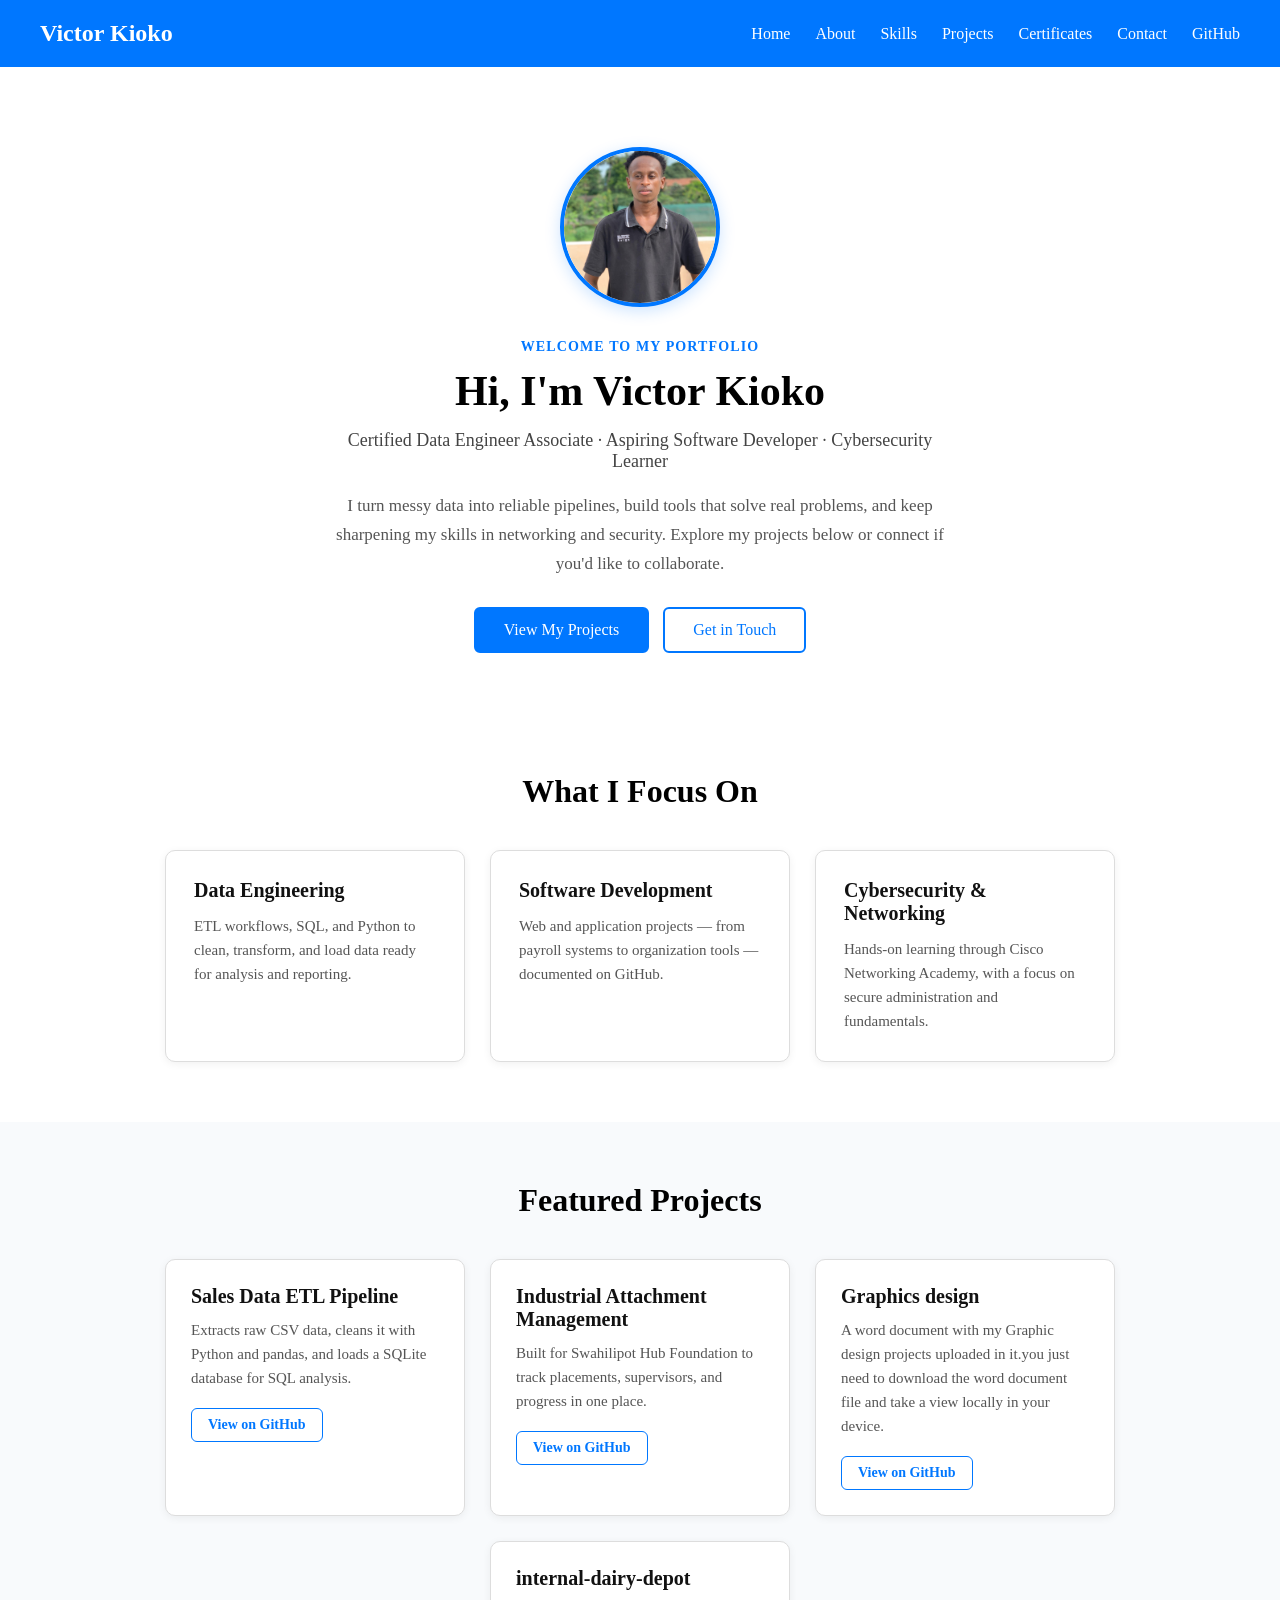
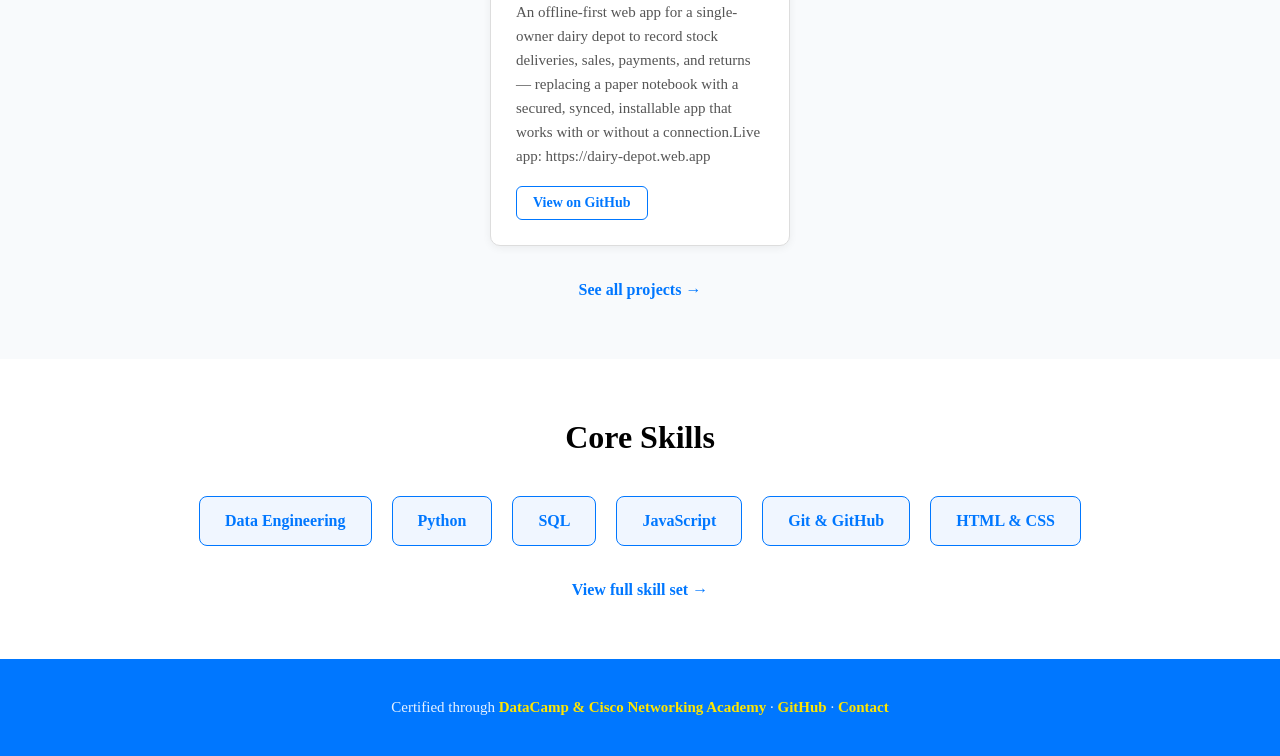
<file: index.html>
<!DOCTYPE html>
<html lang="en">
<head>
    <meta charset="UTF-8">
    <meta name="viewport" content="width=device-width, initial-scale=1.0">
    <title>Victor | Data Engineer & Aspiring Developer</title>
    <link rel="stylesheet" href="style.css">
</head>
     
<body>

   <nav>
    <div class="logo">Victor Kioko</div>
    <button class="nav-toggle" aria-label="Toggle menu" aria-expanded="false">☰</button>
    <ul class="nav-links">
        <li><a href="index.html">Home</a></li>
        <li><a href="about.html">About</a></li>
        <li><a href="skills.html">Skills</a></li>
        <li><a href="projects.html">Projects</a></li>
        <li><a href="certificates.html">Certificates</a></li>
        <li><a href="contact.html">Contact</a></li>
        <li><a href="https://github.com/techwizh" target="_blank">GitHub</a></li>
    </ul>
</nav>

    <section id="home">
        <img src="images/profile.jpg" alt="Victor Kioko" class="profile-photo" width="160" height="160">
        <p class="hero-eyebrow">Welcome to my portfolio</p>
        <h1>Hi, I'm Victor Kioko</h1>
        <p class="hero-subtitle">Certified Data Engineer Associate · Aspiring Software Developer · Cybersecurity Learner</p>
        <p class="hero-intro">I turn messy data into reliable pipelines, build tools that solve real problems, and keep sharpening my skills in networking and security. Explore my projects below or connect if you'd like to collaborate.</p>
        <div class="hero-actions">
            <a href="projects.html" class="hero-btn">View My Projects</a>
            <a href="contact.html" class="hero-btn hero-btn-outline">Get in Touch</a>
        </div>
    </section>

    <section class="home-section">
        <h2>What I Focus On</h2>
        <div class="highlights-grid">
            <div class="highlight-card">
                <h3>Data Engineering</h3>
                <p>ETL workflows, SQL, and Python to clean, transform, and load data ready for analysis and reporting.</p>
            </div>
            <div class="highlight-card">
                <h3>Software Development</h3>
                <p>Web and application projects — from payroll systems to organization tools — documented on GitHub.</p>
            </div>
            <div class="highlight-card">
                <h3>Cybersecurity & Networking</h3>
                <p>Hands-on learning through Cisco Networking Academy, with a focus on secure administration and fundamentals.</p>
            </div>
        </div>
    </section>

    <section class="home-section home-section-alt">
        <h2>Featured Projects</h2>
        <div class="projects-grid">
            <div class="project-card">
                <h3>Sales Data ETL Pipeline</h3>
                <p>Extracts raw CSV data, cleans it with Python and pandas, and loads a SQLite database for SQL analysis.</p>
                <a href="https://github.com/techwizh/sales-data-etl-pipeline" target="_blank">View on GitHub</a>
            </div>
            <div class="project-card">
                <h3>Industrial Attachment Management</h3>
                <p>Built for Swahilipot Hub Foundation to track placements, supervisors, and progress in one place.</p>
                <a href="https://github.com/techwizh/swahilipot-hub-foundation" target="_blank">View on GitHub</a>
            </div>

             <div class="project-card">
                <h3>Graphics design</h3>
                <p>A word document with my Graphic design projects uploaded in it.you just need to download the word document file and take a view locally in your device.</p>
                <a href="https://github.com/techwizh/graphics-design.git" target="_blank">View on GitHub</a>
            </div>

            <div class="project-card">
                <h3>internal-dairy-depot</h3>
                <p>An offline-first web app for a single-owner dairy depot to record stock deliveries, sales, payments, and returns — replacing a paper notebook with a secured, synced, installable app that works with or without a connection.Live app: https://dairy-depot.web.app</p>
                <a href="https://github.com/techwizh/internal-dairy-depot.git" target="_blank">View on GitHub</a>
            </div>
            
        </div>
        <p class="home-section-link"><a href="projects.html">See all projects →</a></p>
    </section>

    <section class="home-section">
        <h2>Core Skills</h2>
        <div class="skills-grid">
            <div class="skill">Data Engineering</div>
            <div class="skill">Python</div>
            <div class="skill">SQL</div>
            <div class="skill">JavaScript</div>
            <div class="skill">Git & GitHub</div>
            <div class="skill">HTML & CSS</div>
        </div>
        <p class="home-section-link"><a href="skills.html">View full skill set →</a></p>
    </section>

    <footer class="site-footer">
        <p>Certified through <a href="certificates.html">DataCamp & Cisco Networking Academy</a> · <a href="https://github.com/techwizh" target="_blank">GitHub</a> · <a href="contact.html">Contact</a></p>
    </footer>

    <script src="script.js"></script>
</body>
</html>
</file>
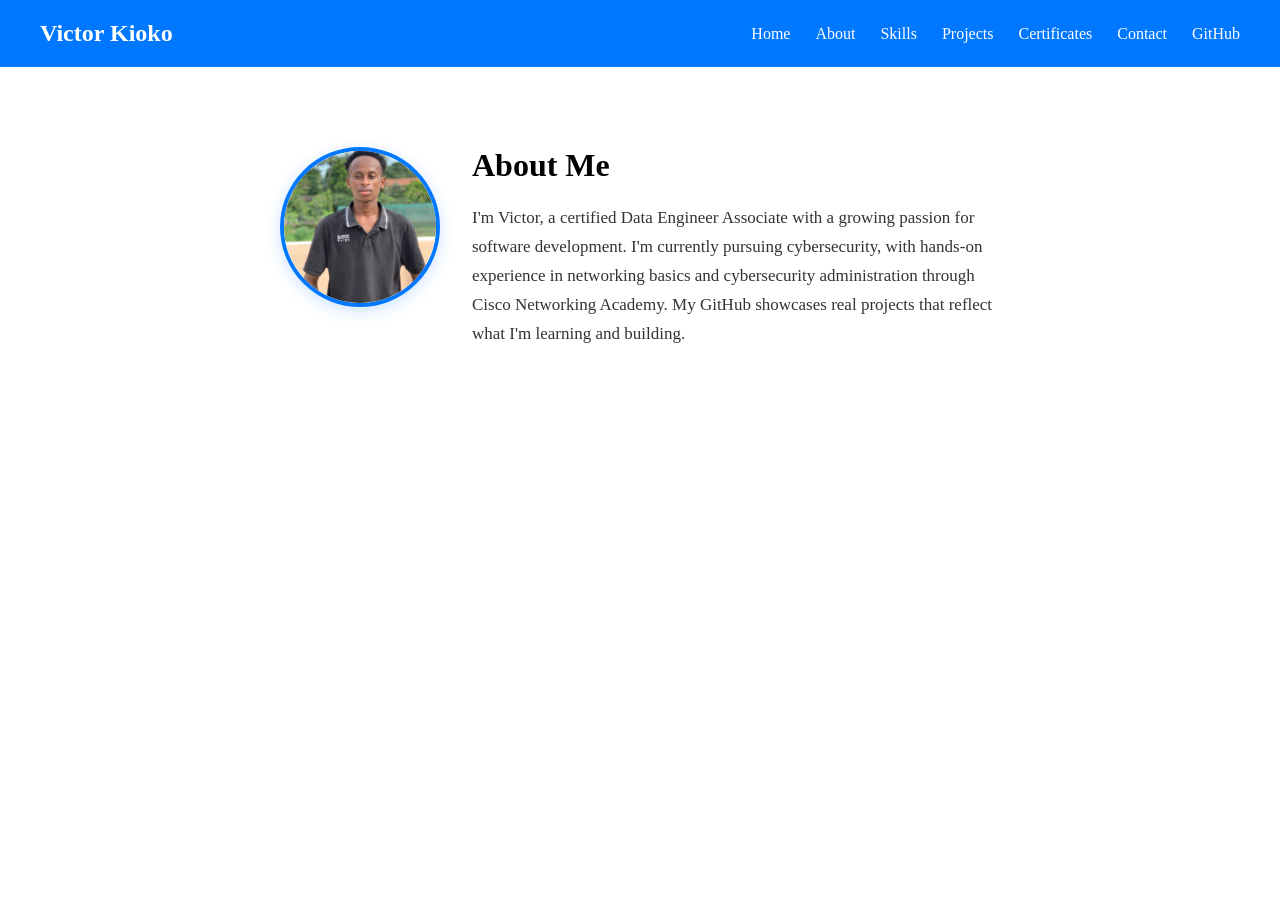
<file: about.html>
<!DOCTYPE html>
<html lang="en">
<head>
    <meta charset="UTF-8">
    <meta name="viewport" content="width=device-width, initial-scale=1.0">
    <title>About | Victor</title>
    <link rel="stylesheet" href="style.css">
</head>
       
<body>

    <nav>
    <div class="logo">Victor Kioko</div>
    <button class="nav-toggle" aria-label="Toggle menu" aria-expanded="false">☰</button>
    <ul class="nav-links">
        <li><a href="index.html">Home</a></li>
        <li><a href="about.html">About</a></li>
        <li><a href="skills.html">Skills</a></li>
        <li><a href="projects.html">Projects</a></li>
        <li><a href="certificates.html">Certificates</a></li>
        <li><a href="contact.html">Contact</a></li>
        <li><a href="https://github.com/techwizh" target="_blank">GitHub</a></li>
    </ul>
</nav>

    <section id="about">
        <div class="about-content">
            <img src="images/profile.jpg" alt="Victor Kioko" class="profile-photo" width="160" height="160">
            <div class="about-text">
                <h2>About Me</h2>
                <p>I'm Victor, a certified Data Engineer Associate with a growing passion for software development. I'm currently pursuing cybersecurity, with hands-on experience in networking basics and cybersecurity administration through Cisco Networking Academy. My GitHub showcases real projects that reflect what I'm learning and building.</p>
            </div>
        </div>
    </section>

    <script src="script.js"></script>
</body>
</html>
</file>
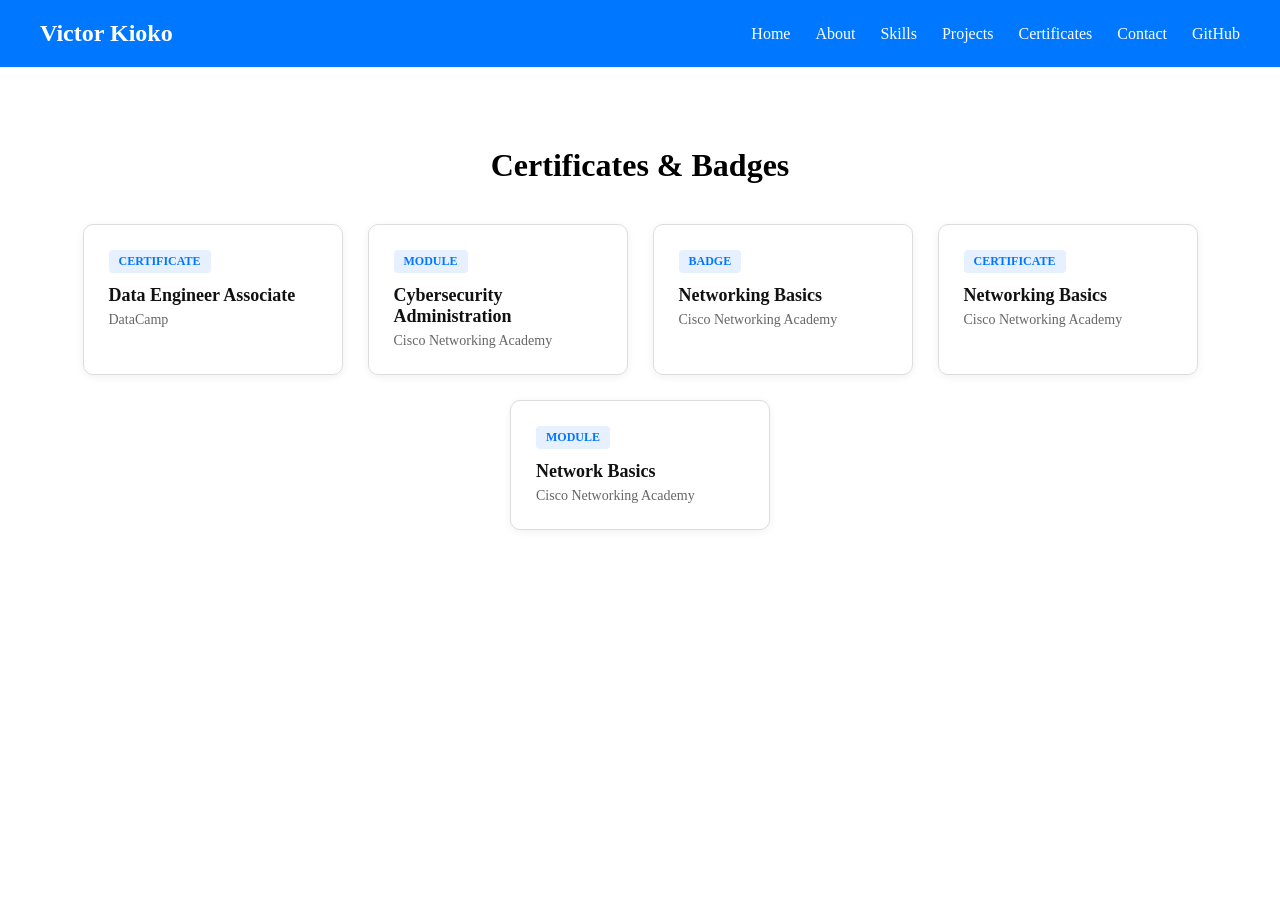
<file: certificates.html>
<!DOCTYPE html>
<html lang="en">
<head>
    <meta charset="UTF-8">
    <meta name="viewport" content="width=device-width, initial-scale=1.0">
    <title>Certificates | Victor</title>
    <link rel="stylesheet" href="style.css">
</head>
        
<body>

    <nav>
    <div class="logo">Victor Kioko</div>
    <button class="nav-toggle" aria-label="Toggle menu" aria-expanded="false">☰</button>
    <ul class="nav-links">
        <li><a href="index.html">Home</a></li>
        <li><a href="about.html">About</a></li>
        <li><a href="skills.html">Skills</a></li>
        <li><a href="projects.html">Projects</a></li>
        <li><a href="certificates.html">Certificates</a></li>
        <li><a href="contact.html">Contact</a></li>
        <li><a href="https://github.com/techwizh" target="_blank">GitHub</a></li>
    </ul>
</nav>

    <section id="certificates">
        <h2>Certificates & Badges</h2>
        <div class="certificates-grid">

            <div class="cert-card">
                <span class="cert-tag">Certificate</span>
                <h3>Data Engineer Associate</h3>
                <p>DataCamp</p>
            </div>

            <div class="cert-card">
                <span class="cert-tag">Module</span>
                <h3>Cybersecurity Administration</h3>
                <p>Cisco Networking Academy</p>
            </div>

            <div class="cert-card">
                <span class="cert-tag">Badge</span>
                <h3>Networking Basics</h3>
                <p>Cisco Networking Academy</p>
            </div>

            <div class="cert-card">
                <span class="cert-tag">Certificate</span>
                <h3>Networking Basics</h3>
                <p>Cisco Networking Academy</p>
            </div>

            <div class="cert-card">
                <span class="cert-tag">Module</span>
                <h3>Network Basics</h3>
                <p>Cisco Networking Academy</p>
            </div>

        </div>
    </section>

    <script src="script.js"></script>
</body>
</html>
</file>
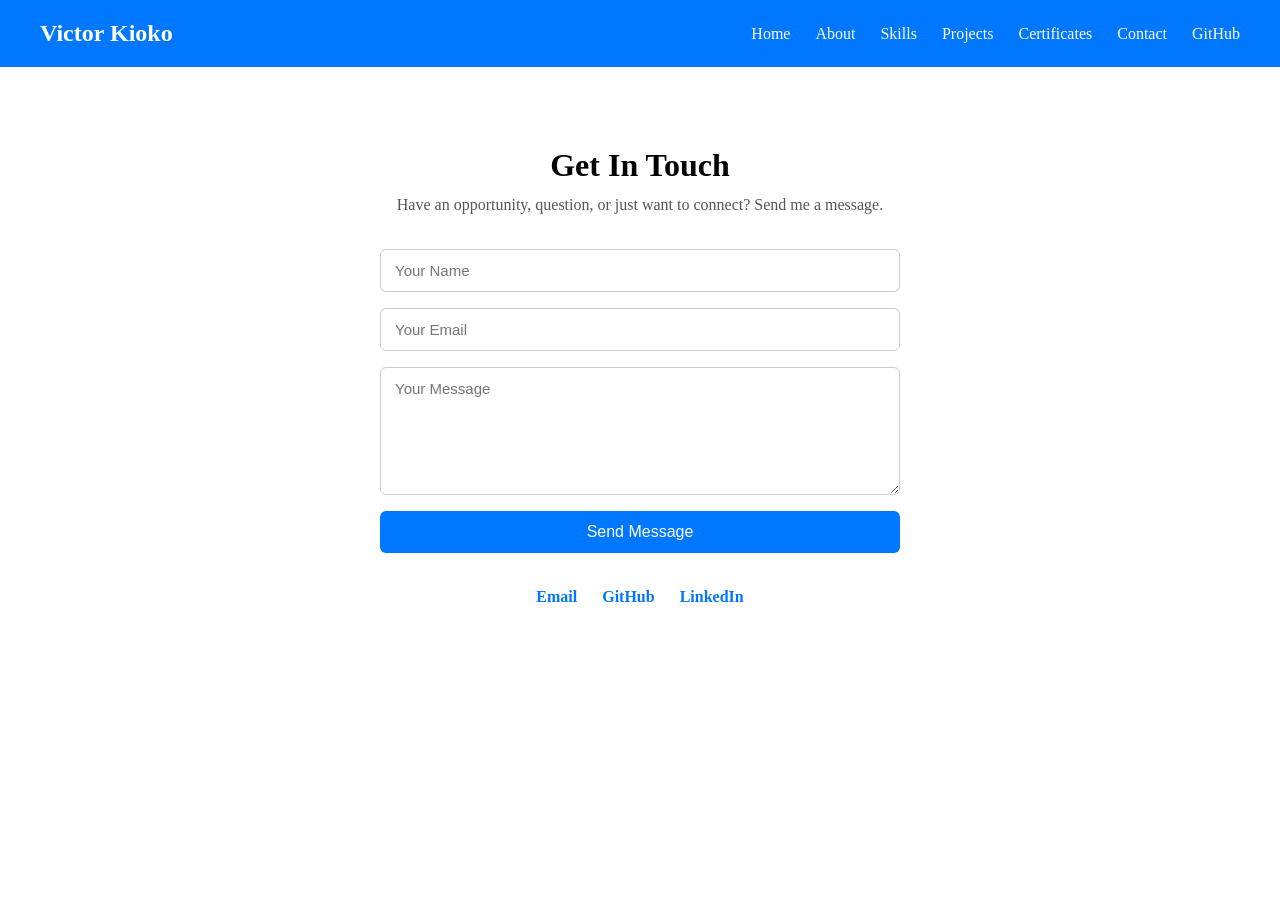
<file: contact.html>
<!DOCTYPE html>
<html lang="en">
<head>
    <meta charset="UTF-8">
    <meta name="viewport" content="width=device-width, initial-scale=1.0">
    <title>Contact | Victor Kioko</title>
    <link rel="stylesheet" href="style.css">
</head>
       
<body>

    <nav>
    <div class="logo">Victor Kioko</div>
    <button class="nav-toggle" aria-label="Toggle menu" aria-expanded="false">☰</button>
    <ul class="nav-links">
        <li><a href="index.html">Home</a></li>
        <li><a href="about.html">About</a></li>
        <li><a href="skills.html">Skills</a></li>
        <li><a href="projects.html">Projects</a></li>
        <li><a href="certificates.html">Certificates</a></li>
        <li><a href="contact.html">Contact</a></li>
        <li><a href="https://github.com/techwizh" target="_blank">GitHub</a></li>
    </ul>
</nav>

    <section id="contact">
        <h2>Get In Touch</h2>
        <p class="contact-intro">Have an opportunity, question, or just want to connect? Send me a message.</p>

        <form class="contact-form">
            <input type="text" placeholder="Your Name" required>
            <input type="email" placeholder="Your Email" required>
            <textarea placeholder="Your Message" rows="6" required></textarea>
            <button type="submit">Send Message</button>
        </form>

        <div class="contact-links">
            <a href="mailto:youremail@example.com">Email</a>
           <a href="https://github.com/techwizh" target="_blank">GitHub</a>
            <a href="https://www.linkedin.com/in/victor-kioko" target="_blank">LinkedIn</a>
        </div>
    </section>

    <script src="script.js"></script>
</body>
</html>
</file>
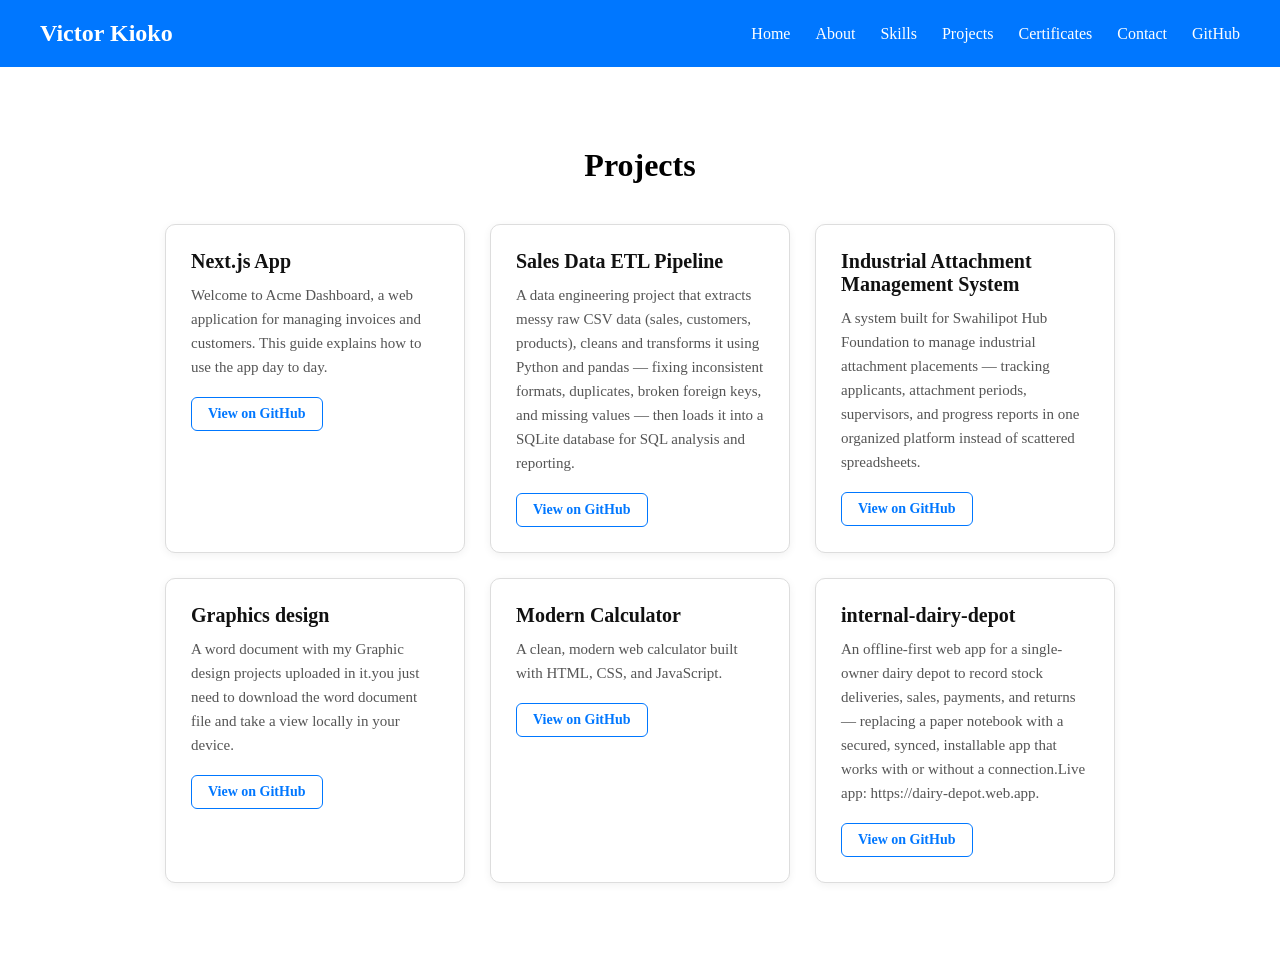
<file: projects.html>
<!DOCTYPE html>
<html lang="en">
<head>
    <meta charset="UTF-8">
    <meta name="viewport" content="width=device-width, initial-scale=1.0">
    <title>Projects | Victor Kioko</title>
    <link rel="stylesheet" href="style.css">
</head>
       
<body>

    <nav>
    <div class="logo">Victor Kioko</div>
    <button class="nav-toggle" aria-label="Toggle menu" aria-expanded="false">☰</button>
    <ul class="nav-links">
        <li><a href="index.html">Home</a></li>
        <li><a href="about.html">About</a></li>
        <li><a href="skills.html">Skills</a></li>
        <li><a href="projects.html">Projects</a></li>
        <li><a href="certificates.html">Certificates</a></li>
        <li><a href="contact.html">Contact</a></li>
        <li><a href="https://github.com/techwizh" target="_blank">GitHub</a></li>
    </ul>
</nav>

    <section id="projects">
        <h2>Projects</h2>
        <div class="projects-grid">

           <div class="project-card">
                <h3> Next.js App</h3>
                <p>Welcome to Acme Dashboard, a web application for managing invoices and customers. This guide explains how to use the app day to day.</p>
                <a href="https://github.com/techwizh/nextjs-acme-dashboard.git" target="_blank">View on GitHub</a>
            </div>

            <div class="project-card">
                <h3>Sales Data ETL Pipeline</h3>
                <p>A data engineering project that extracts messy raw CSV data (sales, customers, products), cleans and transforms it using Python and pandas — fixing inconsistent formats, duplicates, broken foreign keys, and missing values — then loads it into a SQLite database for SQL analysis and reporting.</p>
                <a href="https://github.com/techwizh/sales-data-etl-pipeline" target="_blank">View on GitHub</a>
            </div>

             <div class="project-card">
                <h3>Industrial Attachment Management System</h3>
                <p>A system built for Swahilipot Hub Foundation to manage industrial attachment placements — tracking applicants, attachment periods, supervisors, and progress reports in one organized platform instead of scattered spreadsheets.</p>
                <a href="https://github.com/techwizh/swahilipot-hub-foundation" target="_blank">View on GitHub</a>
            </div>

             <div class="project-card">
                <h3>Graphics design</h3>
                <p>A word document with my Graphic design projects uploaded in it.you just need to download the word document file and take a view locally in your device.</p>
                <a href="https://github.com/techwizh/graphics-design.git" target="_blank">View on GitHub</a>
            </div>

            <div class="project-card">
                <h3>Modern Calculator</h3>
                <p>A clean, modern web calculator built with HTML, CSS, and JavaScript.</p>
                <a href="https://github.com/techwizh/techwiz-calculator.git" target="_blank">View on GitHub</a>
            </div>

              <div class="project-card">
                <h3>internal-dairy-depot</h3>
                <p>An offline-first web app for a single-owner dairy depot to record stock deliveries, sales, payments, and returns — replacing a paper notebook with a secured, synced, installable app that works with or without a connection.Live app: https://dairy-depot.web.app.</p>
                <a href="https://github.com/techwizh/internal-dairy-depot.git" target="_blank">View on GitHub</a>
            </div>

        </div>
    </section>

    <script src="script.js"></script>
</body>
</html>
</file>
<file: style.css>
* {
    margin: 0;
    padding: 0;
    box-sizing: border-box;
}

nav {
    display: flex;
    justify-content: space-between;
    align-items: center;
    padding: 20px 40px;
    background-color: #0077ff;
}

.logo {
    color: white;
    font-size: 24px;
    font-weight: bold;
}

.nav-links {
    list-style: none;
    display: flex;
    gap: 25px;
}

.nav-links a {
    text-decoration: none;
    color: white;
    font-weight: 500;
}

.nav-links a:hover {
    color: #ffe600;
}

.profile-photo {
    width: 160px;
    height: 160px;
    border-radius: 50%;
    object-fit: cover;
    border: 4px solid #0077ff;
    box-shadow: 0 4px 16px rgba(0, 119, 255, 0.2);
}

#home .profile-photo {
    margin-bottom: 28px;
}

#home {
    padding: 80px 40px 60px;
    text-align: center;
    max-width: 720px;
    margin: 0 auto;
}

.hero-eyebrow {
    font-size: 14px;
    font-weight: 600;
    text-transform: uppercase;
    letter-spacing: 0.08em;
    color: #0077ff;
    margin-bottom: 12px;
}

#home h1 {
    font-size: 42px;
    margin-bottom: 15px;
}

.hero-subtitle {
    font-size: 18px;
    color: #444;
    margin-bottom: 20px;
}

.hero-intro {
    font-size: 17px;
    line-height: 1.7;
    color: #555;
    margin-bottom: 28px;
}

.hero-actions {
    display: flex;
    flex-wrap: wrap;
    justify-content: center;
    gap: 14px;
}

.hero-btn {
    display: inline-block;
    text-decoration: none;
    padding: 12px 28px;
    background-color: #0077ff;
    color: white;
    border: 2px solid #0077ff;
    border-radius: 6px;
    font-size: 16px;
    cursor: pointer;
}

.hero-btn:hover {
    background-color: #0055cc;
    border-color: #0055cc;
}

.hero-btn-outline {
    background-color: transparent;
    color: #0077ff;
}

.hero-btn-outline:hover {
    background-color: #0077ff;
    color: white;
}

.home-section {
    padding: 60px 40px;
    text-align: center;
}

.home-section-alt {
    background-color: #f8fafc;
}

.home-section h2 {
    font-size: 32px;
    margin-bottom: 40px;
}

.highlights-grid {
    display: flex;
    flex-wrap: wrap;
    justify-content: center;
    gap: 25px;
    max-width: 1000px;
    margin: 0 auto;
}

.highlight-card {
    background-color: #ffffff;
    border: 1px solid #ddd;
    border-radius: 10px;
    padding: 28px;
    width: 300px;
    text-align: left;
    box-shadow: 0 2px 8px rgba(0, 0, 0, 0.06);
}

.highlight-card h3 {
    font-size: 20px;
    margin-bottom: 12px;
    color: #111;
}

.highlight-card p {
    font-size: 15px;
    color: #555;
    line-height: 1.6;
}

.home-section-link {
    margin-top: 35px;
}

.home-section-link a {
    text-decoration: none;
    color: #0077ff;
    font-weight: 600;
    font-size: 16px;
}

.home-section-link a:hover {
    color: #0055cc;
}

.site-footer {
    padding: 40px;
    text-align: center;
    background-color: #0077ff;
    color: rgba(255, 255, 255, 0.9);
    font-size: 15px;
}

.site-footer a {
    color: #ffe600;
    text-decoration: none;
    font-weight: 600;
}

.site-footer a:hover {
    text-decoration: underline;
}
#about {
    padding: 80px 40px;
    max-width: 800px;
    margin: 0 auto;
}

.about-content {
    display: flex;
    flex-wrap: wrap;
    align-items: flex-start;
    gap: 32px;
}

#about .profile-photo {
    flex-shrink: 0;
}

.about-text {
    flex: 1;
    min-width: 260px;
}

#about h2 {
    font-size: 32px;
    margin-bottom: 20px;
}

#about p {
    font-size: 17px;
    line-height: 1.7;
    color: #333;
}

#skills {
    padding: 80px 40px;
    text-align: center;
}

#skills h2 {
    font-size: 32px;
    margin-bottom: 40px;
}

.skills-grid {
    display: flex;
    flex-wrap: wrap;
    justify-content: center;
    gap: 20px;
}

.skill {
    background-color: #f0f6ff;
    border: 1px solid #0077ff;
    color: #0077ff;
    padding: 15px 25px;
    border-radius: 8px;
    font-weight: 600;
    font-size: 16px;
}

.skill:hover {
    background-color: #0077ff;
    color: white;
    transition: 0.3s;
}

#projects {
    padding: 80px 40px;
    text-align: center;
}

#projects h2 {
    font-size: 32px;
    margin-bottom: 40px;
}

.projects-grid {
    display: flex;
    flex-wrap: wrap;
    justify-content: center;
    gap: 25px;
}

.project-card {
    background-color: #ffffff;
    border: 1px solid #ddd;
    border-radius: 10px;
    padding: 25px;
    width: 300px;
    text-align: left;
    box-shadow: 0 2px 8px rgba(0, 0, 0, 0.06);
    transition: 0.3s;
}

.project-card:hover {
    transform: translateY(-5px);
    box-shadow: 0 6px 16px rgba(0, 0, 0, 0.12);
}

.project-card h3 {
    font-size: 20px;
    margin-bottom: 10px;
    color: #111;
}

.project-card p {
    font-size: 15px;
    color: #555;
    line-height: 1.6;
    margin-bottom: 18px;
}

.project-card a {
    display: inline-block;
    text-decoration: none;
    color: #0077ff;
    font-weight: 600;
    border: 1px solid #0077ff;
    padding: 8px 16px;
    border-radius: 6px;
    font-size: 14px;
}

.project-card a:hover {
    background-color: #0077ff;
    color: white;
}

#certificates {
    padding: 80px 40px;
    text-align: center;
}

#certificates h2 {
    font-size: 32px;
    margin-bottom: 40px;
}

.certificates-grid {
    display: flex;
    flex-wrap: wrap;
    justify-content: center;
    gap: 25px;
}

.cert-card {
    background-color: #ffffff;
    border: 1px solid #ddd;
    border-radius: 10px;
    padding: 25px;
    width: 260px;
    text-align: left;
    box-shadow: 0 2px 8px rgba(0, 0, 0, 0.06);
    transition: 0.3s;
    position: relative;
}

.cert-card:hover {
    transform: translateY(-5px);
    box-shadow: 0 6px 16px rgba(0, 0, 0, 0.12);
}

.cert-tag {
    display: inline-block;
    background-color: #e6f0ff;
    color: #0077ff;
    font-size: 12px;
    font-weight: 700;
    padding: 4px 10px;
    border-radius: 4px;
    margin-bottom: 12px;
    text-transform: uppercase;
}

.cert-card h3 {
    font-size: 18px;
    margin-bottom: 6px;
    color: #111;
}

.cert-card p {
    font-size: 14px;
    color: #666;
}

#contact {
    padding: 80px 40px;
    max-width: 600px;
    margin: 0 auto;
    text-align: center;
}

#contact h2 {
    font-size: 32px;
    margin-bottom: 12px;
}

.contact-intro {
    color: #555;
    margin-bottom: 35px;
}

.contact-form {
    display: flex;
    flex-direction: column;
    gap: 16px;
    text-align: left;
}

.contact-form input,
.contact-form textarea {
    padding: 12px 14px;
    border: 1px solid #ccc;
    border-radius: 6px;
    font-size: 15px;
    font-family: Arial, sans-serif;
}

.contact-form input:focus,
.contact-form textarea:focus {
    outline: none;
    border-color: #0077ff;
}

.contact-form button {
    padding: 12px 20px;
    background-color: #0077ff;
    color: white;
    border: none;
    border-radius: 6px;
    font-size: 16px;
    cursor: pointer;
}

.contact-form button:hover {
    background-color: #0055cc;
}

.contact-links {
    display: flex;
    justify-content: center;
    gap: 25px;
    margin-top: 35px;
}

.contact-links a {
    text-decoration: none;
    color: #0077ff;
    font-weight: 600;
}

.contact-links a:hover {
    color: #0055cc;
}

/* Mobile navigation */
.nav-toggle {
    display: none;
    background: none;
    border: none;
    color: white;
    font-size: 28px;
    line-height: 1;
    cursor: pointer;
}

@media (max-width: 768px) {
    nav {
        flex-wrap: wrap;
        padding: 16px 20px;
    }

    .nav-toggle {
        display: block;
    }

    .nav-links {
        display: none;
        flex-direction: column;
        width: 100%;
        gap: 0;
        margin-top: 12px;
    }

    .nav-links.open {
        display: flex;
    }

    .nav-links a {
        display: block;
        padding: 12px 0;
        border-top: 1px solid rgba(255, 255, 255, 0.25);
    }

    #home,
    #about,
    #skills,
    #projects,
    #certificates,
    #contact {
        padding-left: 20px;
        padding-right: 20px;
    }
}
</file>
